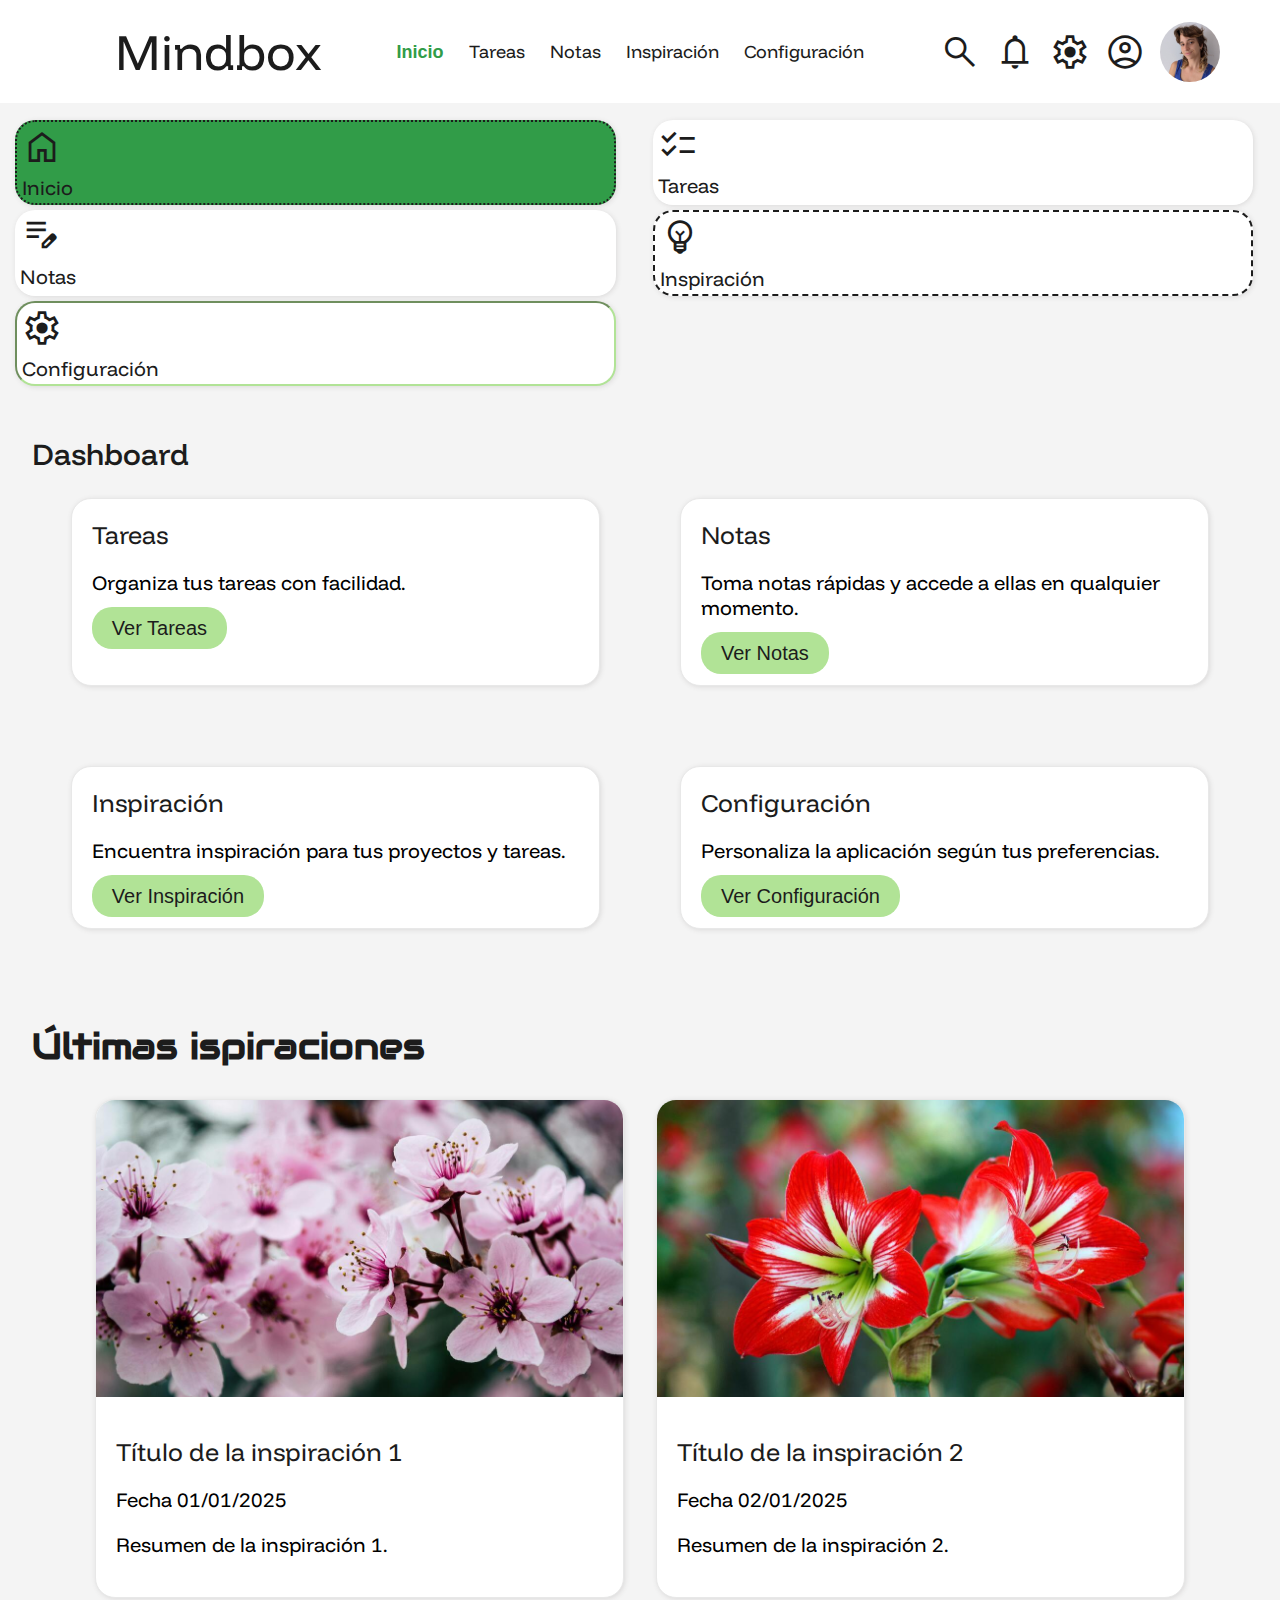
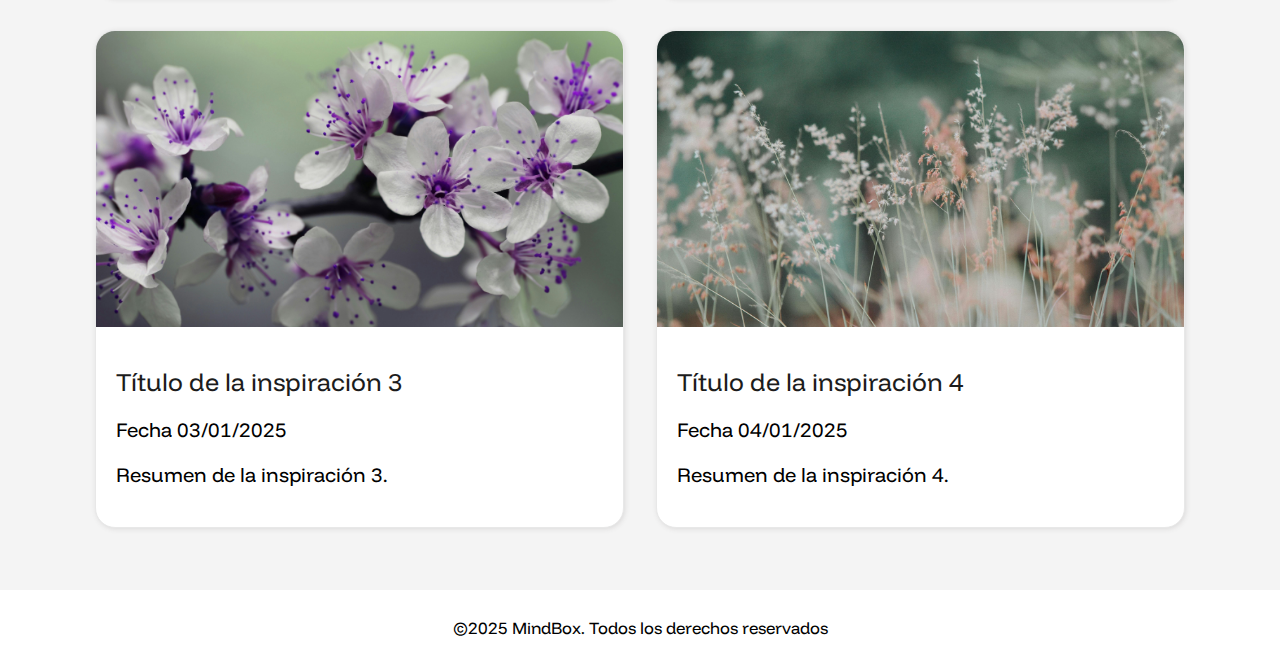
<file: index.html>
<!DOCTYPE html>
<html lang="en">
<head>
    <meta charset="UTF-8">
    <meta name="viewport" content="width=device-width, initial-scale=1.0">
    <title>MindBox</title>

    <!--Link de la tipografia de google fonts-->
    <link rel="stylesheet" href="https://fonts.googleapis.com/css?family=Funnel+Display">
    <!--Link de los iconos de google fonts-->
    <link href="https://fonts.googleapis.com/css2?family=Material+Symbols+Outlined" rel="stylesheet" />
    <link rel="stylesheet" href="css/style.css">
    <link rel="stylesheet" href="css/index.css">
</head>
<body>
    <header class="main-header">
        <!--LOGO-->
        <div class="logo">
            <a title="MindBox" href="index.html" class="mindbox"> Mindbox</a>
           <!--<img src="./img/logo.png" alt="Logo MindBox" id="logo-imatge"></a> --> <!--Link en la imagen para que al seleccionar el logo volvamos a la página de inicio-->
           <!--Logo de la página-->
        </div>

        <!--MENÚ PRINCIPAL-->
        <nav >
            <ul class="main-menu">
                <li><a href="index.html" class="selected">Inicio</a></li>
                <li><a href="tareas.html">Tareas</a></li>
                <li><a href="notas.html">Notas</a></li>
                <li><a href="inspiracion.html">Inspiración</a></li>
                <li><a href="#">Configuración</a></li>
            </ul>
        </nav>

        <div class="user-menu">
            <!--Iconos-->
            <nav class="icon-menu"> 
                <span class="material-symbols-outlined">search</span>
                <span class="material-symbols-outlined">notifications</span>
                <span class="material-symbols-outlined">settings</span>          
                <span class="material-symbols-outlined">account_circle</span>
            </nav>

            <!--Imagen de perfil de usuario-->
            <div class="user-profile-img"> 
                <img src="./img/user-profile.jpeg" alt="Imagen de perfil del usuario" class="profile-image"> 
            </div>
        </div>

    </header>

    <aside> <!--ASIDE, menú lateral-->
        <ul>
            <li id="item">
                <a href="index.html">
                <span class="material-symbols-outlined">home</span>
                Inicio</a>
            </li>
            <li>
                <a href="tareas.html">   
                <span class="material-symbols-outlined">checklist</span>
                Tareas</a>
            </li>
            <li>
                <a href="notas.html">
                <span class="material-symbols-outlined">edit_note</span>
                Notas</a>
            </li>
            <li>
                <a href="inspiracion.html">
                <span class="material-symbols-outlined">emoji_objects</span>
                Inspiración</a>
            </li>
            <li>
                <a href="#">
                <span class="material-symbols-outlined">settings</span>
                Configuración</a>
            </li>
        </ul>
    </aside>

    <main>
        <section class="featured">
            <h2>Dashboard</h2>
            <div class="featured-boxes"> 
                <!--AGRUPACIÓN DE LaS 4 BOXES, 
                ponemos los articulos dentro del div así tenemos las boxes agrupadas y podemos hacer después la oranización de la quadricula, el layout-->
                <article class="panel feature-box">
                    <h3>Tareas</h3>
                    <p>Organiza tus tareas con facilidad.</p>
                    <a href="tareas.html" class="button">Ver Tareas</a>
                    <!-- El link para que funcione el botón es : <a class="button" href="#">Ver Tareas</a> -->
                </article>
                <article class="panel feature-box">
                    <h3>Notas</h3>
                    <p>Toma notas rápidas y accede a ellas en qualquier momento.</p>
                    <a href="notas.html" class="button">Ver Notas</a>
                </article>
                <article class="panel feature-box">
                    <h3>Inspiración</h3>
                    <p>Encuentra inspiración para tus proyectos y tareas.</p>
                    <a href="inspiracion.html"  class="button">Ver Inspiración</a>
                </article>
                <article class="panel feature-box">
                    <h3>Configuración</h3>
                    <p>Personaliza la aplicación según tus preferencias.</p>
                    <a href="#" class="button">Ver Configuración</a>
                </article>
            </div>
        </section>

        <section class="inspiration">
            <h1>Últimas ispiraciones</h1>
            <div class="content-inspo">
                <article class="panel box-inspo">
                    <img src="./img/img.flower1.jpg" alt="Imagen inspiración 1" class="inspo-image">
                    <div class="inspo-text">
                        <h3>Título de la inspiración 1</h3>
                        <div class="date"> Fecha 01/01/2025</div> <!-- Un div para la fecha para poder definir un estilo concretO-->
                        <p>Resumen de la inspiración 1.</p>
                    </div>
                </article>
                <article class="panel box-inspo">
                    <img src="./img/img.flower2.jpg" alt="Imagen inspiración 2" class="inspo-image">
                    <div class="inspo-text">
                        <h3>Título de la inspiración 2</h3>
                        <div class="date"> Fecha 02/01/2025</div> 
                        <p>Resumen de la inspiración 2.</p>
                    </div>
                </article>
                <article class="panel box-inspo">
                    <img src="./img/img.flower3.jpg" alt="Imagen inspiración 3" class="inspo-image">
                    <div class="inspo-text">
                        <h3>Título de la inspiración 3</h3>
                        <div class="date"> Fecha 03/01/2025</div> 
                        <p>Resumen de la inspiración 3.</p>
                    </div>
                </article>
                <article class="panel box-inspo">
                    <img src="./img/img.flower4.jpg" alt="Imagen inspiración 4" class="inspo-image">
                    <div class="inspo-text">
                        <h3>Título de la inspiración 4</h3>
                        <div class="date"> Fecha 04/01/2025</div> 
                        <p>Resumen de la inspiración 4.</p>
                    </div>
                </article>
            </div>
        </section>
    </main>

    <footer>
        <!-- Footer fuera del main porqué se replica en todas las páginas-->
        <small> ©2025 MindBox. Todos los derechos reservados</small>
    </footer>

    <!-- El link a JS va al final porque cuando algo falla, no carga nada de lo que viene después, Si queremos evitar esos problemas lo ponemos al finaly así si hay algun problema no nos impide la visualiación -->
    <script src="https://cdn.jsdelivr.net/npm/bootstrap@5.3.7/dist/js/bootstrap.bundle.min.js" integrity="sha384-ndDqU0Gzau9qJ1lfW4pNLlhNTkCfHzAVBReH9diLvGRem5+R9g2FzA8ZGN954O5Q" crossorigin="anonymous"></script>
</body>
</html>
</file>
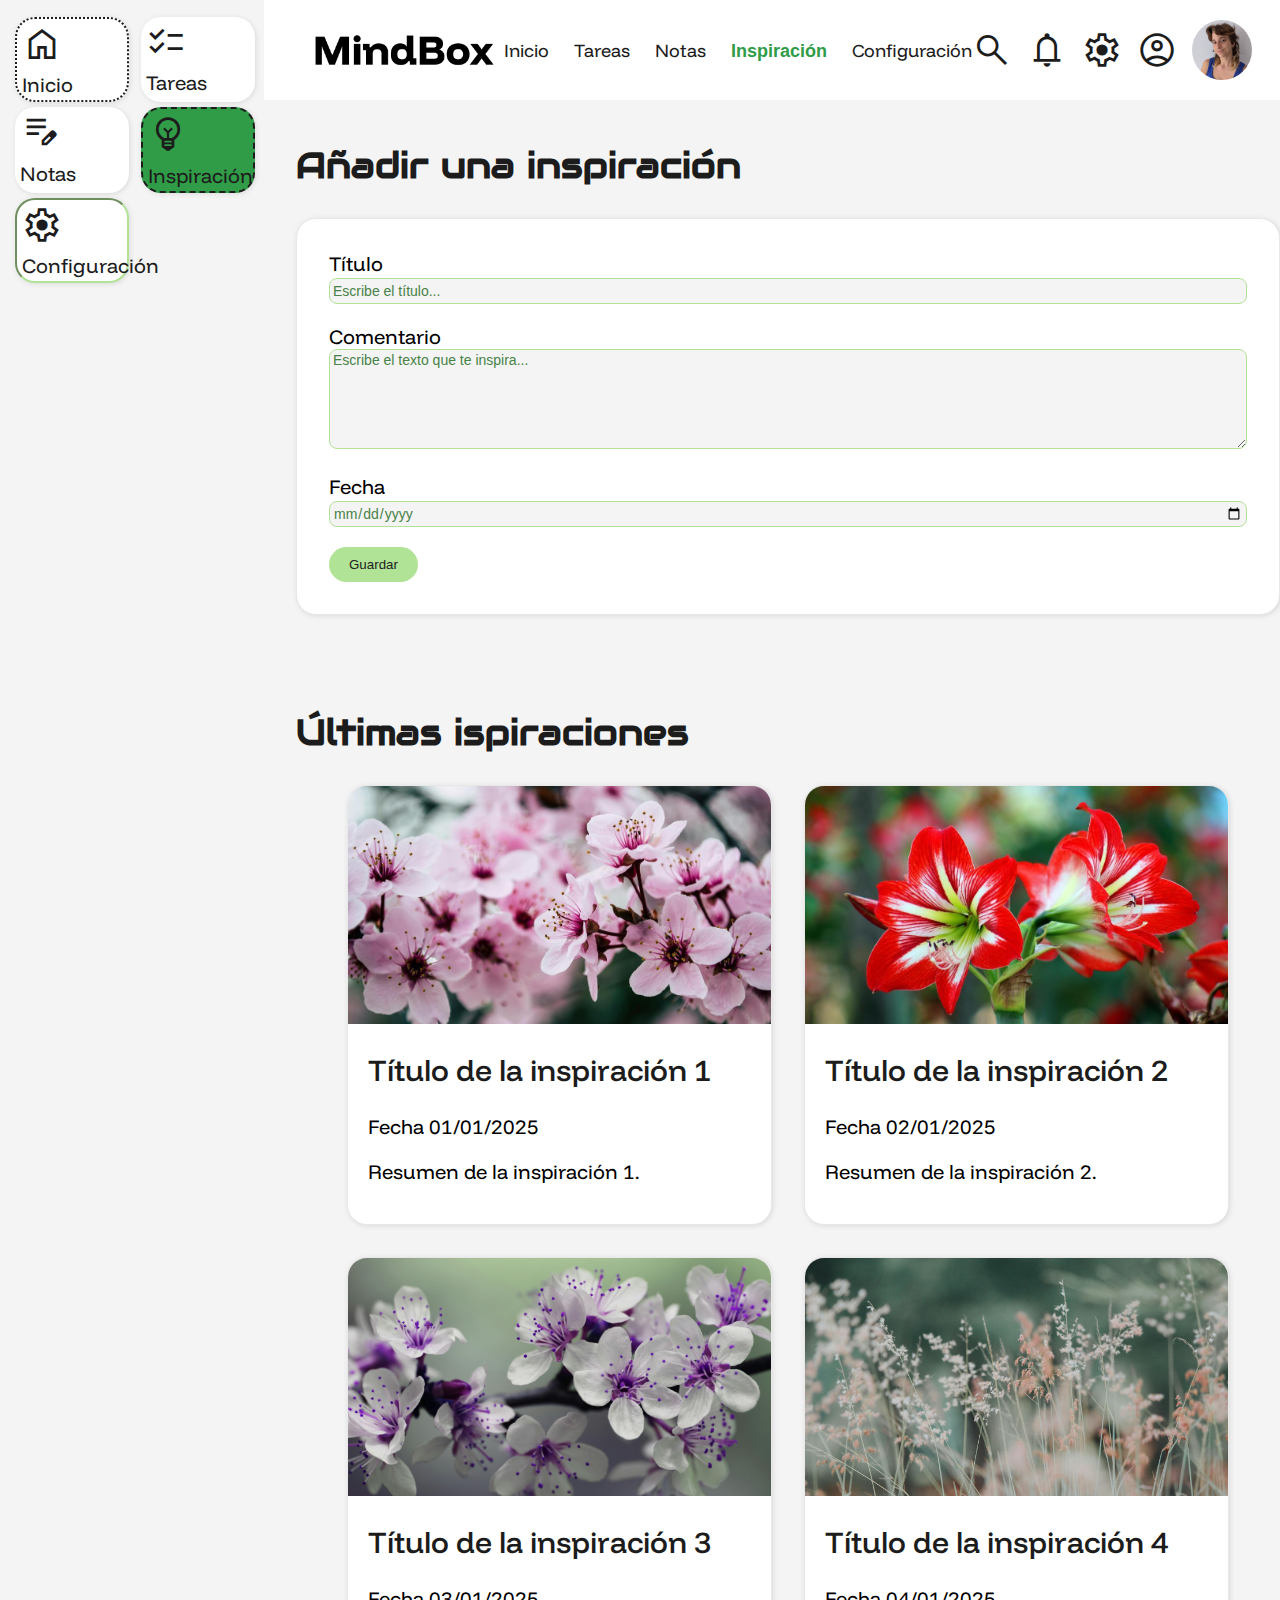
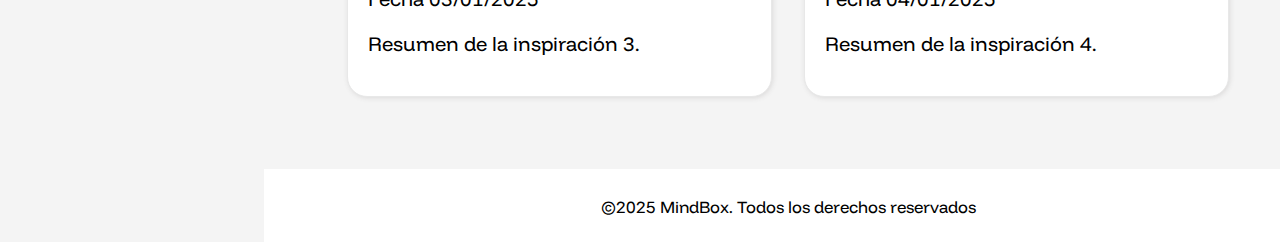
<file: inspiracion.html>
<!DOCTYPE html>
<html lang="en">
<head>
    <meta charset="UTF-8">
    <meta name="viewport" content="width=device-width, initial-scale=1.0">
    <title>MindBox-Inspiración</title>
    
    <!--Link de la tipografia de google fonts-->
    <link rel="stylesheet" href="https://fonts.googleapis.com/css?family=Funnel+Display">
    <!--Link de los iconos de google fonts-->
    <link href="https://fonts.googleapis.com/css2?family=Material+Symbols+Outlined" rel="stylesheet" />

    <link rel="stylesheet" href="css/style.css">
    <link rel="stylesheet" href="css/index.css">
   
</head>
<body class="grid-index">
    <header class="main-header">
        <!--LOGO-->
        <div class="logo">
           <a title="MindBox" href="index.html"><img src="./img/logo.png" alt="Logo MindBox" id="logo-imatge"></a>  <!--Link en la imagen para que al seleccionar el logo volvamos a la página de inicio-->
           <!--Logo de la página-->
        </div>

        <!--MENÚ PRINCIPAL-->
        <nav >
            <ul class="main-menu">
                <li><a href="index.html">Inicio</a></li>
                <li><a href="tareas.html">Tareas</a></li>
                <li><a href="notas.html">Notas</a></li>
                <li><a href="inspiracion.html" class="selected">Inspiración</a></li>
                <li><a href="#">Configuración</a></li>
            </ul>
        </nav>

        <div class="user-menu">
            <!--Iconos-->
            <nav class="icon-menu"> 
                <span class="material-symbols-outlined">search</span>
                <span class="material-symbols-outlined">notifications</span>
                <span class="material-symbols-outlined">settings</span>          
                <span class="material-symbols-outlined">account_circle</span>
            </nav>

            <!--Imagen de perfil de usuario-->
            <div class="user-profile-img"> 
                <img src="./img/user-profile.jpeg" alt="Imagen de perfil del usuario" class="profile-image"> 
            </div>
        </div>
    </header>

    <aside> <!--ASIDE, menú lateral-->
        <ul>
            <li>
                <a href="index.html">
                <span class="material-symbols-outlined">home</span>
                Inicio</a>
            </li>
            <li>
                <a href="tareas.html">   
                <span class="material-symbols-outlined">checklist</span>
                Tareas</a>
            </li>
            <li>
                <a href="notas.html">
                <span class="material-symbols-outlined">edit_note</span>
                Notas</a>
            </li>
            <li id="item">
                <a href="inspiracion.html">
                <span class="material-symbols-outlined">emoji_objects</span>
                Inspiración</a>
            </li>
            <li>
                <a href="#">
                <span class="material-symbols-outlined">settings</span>
                Configuración</a>
            </li>
        </ul>
    </aside>

    <main>
        <section class="inspiration-page">
            <h1>Añadir una inspiración</h1>

            <section class="panel inspo-box">
                <article class="inspo-inputs">
                <label for="title">Título</label>
                <input type="text" name="title" placeholder="Escribe el título..." required class="inspo-form"> 
                </article>
                <article>
                <label for="comment">Comentario</label>
                <textarea name="comment" id="inspo-comment" class="inspo-form" placeholder="Escribe el texto que te inspira..."></textarea> <!--Se usa textarea porque indica escribir más de una línea-->
                </article>
                <article>
                     <label for="date">Fecha</label>
                    <input type="date" name="date" class="inspo-form" class="form-date" required> <!--Campo de fecha-->
                </article>
                <article>
                <button type="submit" class="button">Guardar</button>
                </article>
            </section>
        </section>

         <section class="inspiration"> <!--Supongo que alguna manera habrá de enlazar. este contenido con el de la página index ya que es el mismo y así se actualizarian a la vez-->
            <h1>Últimas ispiraciones</h1>
            <div class="content-inspo">
                <article class="panel box-inspo">
                    <img src="./img/img.flower1.jpg" alt="Imagen inspiración 1" class="inspo-image">
                    <div class="inspo-text">
                        <h2>Título de la inspiración 1</h2>
                        <div class="date"> Fecha 01/01/2025</div> <!-- Un div para la fecha para poder definir un estilo concreto-->
                        <p>Resumen de la inspiración 1.</p>
                    </div>
                </article>
                <article class="panel box-inspo">
                    <img src="./img/img.flower2.jpg" alt="Imagen inspiración 2" class="inspo-image">
                    <div class="inspo-text">
                        <h2>Título de la inspiración 2</h2>
                        <div class="date"> Fecha 02/01/2025</div> 
                        <p>Resumen de la inspiración 2.</p>
                    </div>
                </article>
                <article class="panel box-inspo">
                    <img src="./img/img.flower3.jpg" alt="Imagen inspiración 3" class="inspo-image">
                    <div class="inspo-text">
                        <h2>Título de la inspiración 3</h2>
                        <div class="date"> Fecha 03/01/2025</div> 
                        <p>Resumen de la inspiración 3.</p>
                    </div>
                </article>
                <article class="panel box-inspo">
                    <img src="./img/img.flower4.jpg" alt="Imagen inspiración 4" class="inspo-image">
                    <div class="inspo-text">
                        <h2>Título de la inspiración 4</h2>
                        <div class="date"> Fecha 04/01/2025</div> 
                        <p>Resumen de la inspiración 4.</p>
                    </div>
                </article>
            </div>
        </section>

    </main>

    <footer>
        <!-- Footer fuera del main porqué se replica en todas las páginas-->
        <small> ©2025 MindBox. Todos los derechos reservados</small>
    </footer>

<!-- El link a JS va al final porque cuando algo falla, no carga nada de lo que viene después, Si queremos evitar esos problemas lo ponemos al finaly así si hay algun problema no nos impide la visualiación -->
    <script src="https://cdn.jsdelivr.net/npm/bootstrap@5.3.7/dist/js/bootstrap.bundle.min.js" integrity="sha384-ndDqU0Gzau9qJ1lfW4pNLlhNTkCfHzAVBReH9diLvGRem5+R9g2FzA8ZGN954O5Q" crossorigin="anonymous"></script>
</body>
</html>
</file>
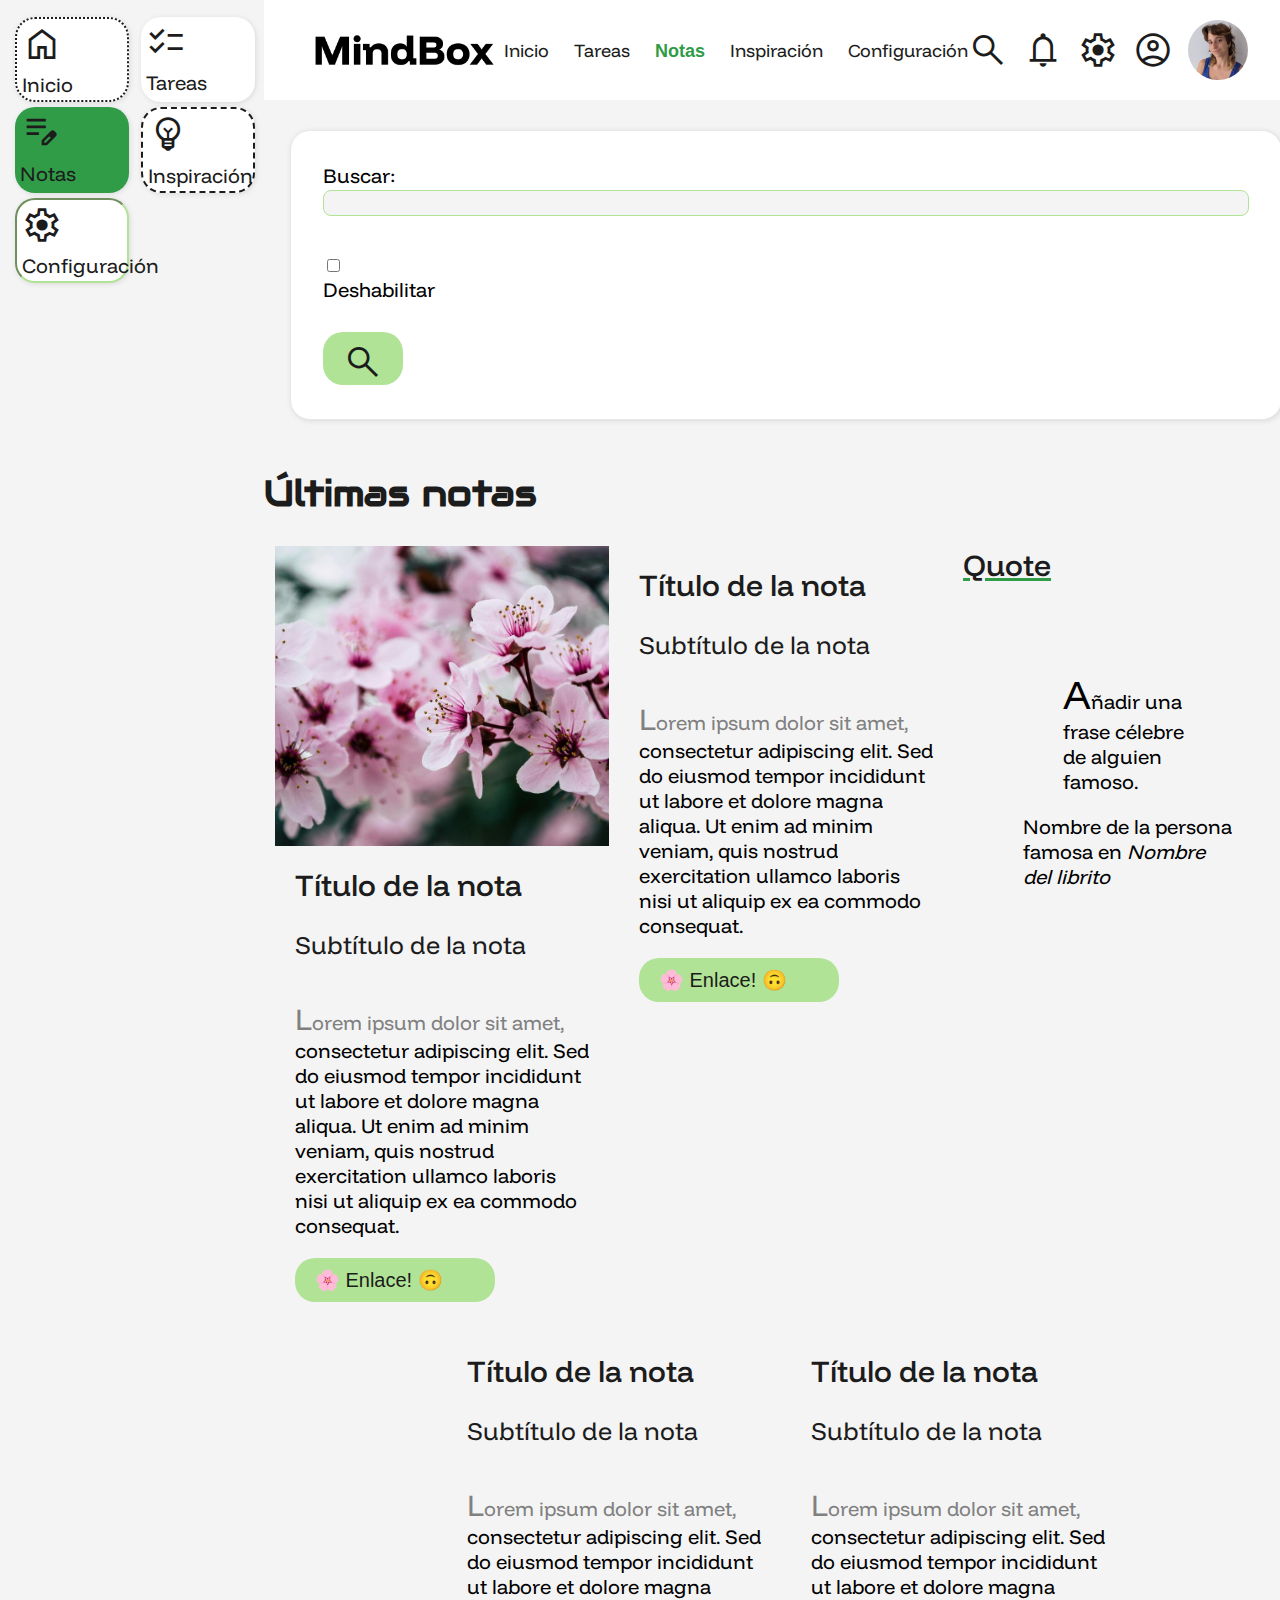
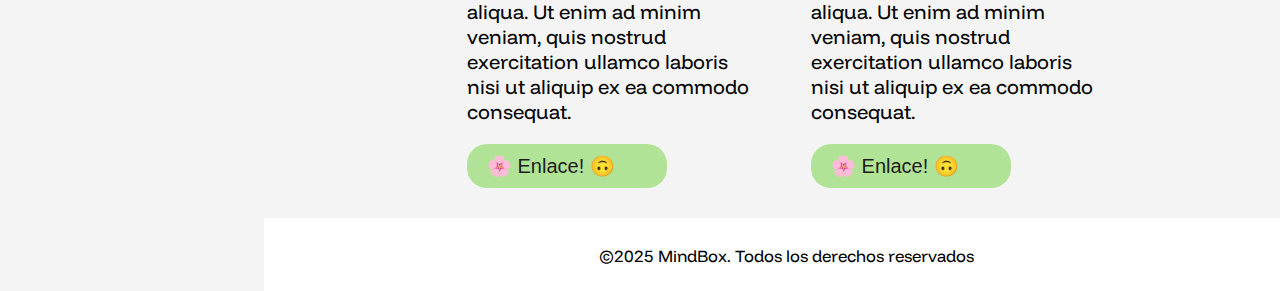
<file: notas.html>
<!DOCTYPE html>
<html lang="en">
<head>
    <meta charset="UTF-8">
    <meta name="viewport" content="width=device-width, initial-scale=1.0">
    <title>Mindbox-Notas</title>
    <!--Bootstrap-->
    <link href="https://cdn.jsdelivr.net/npm/bootstrap@5.3.7/dist/css/bootstrap.min.css" rel="stylesheet" integrity="sha384-LN+7fdVzj6u52u30Kp6M/trliBMCMKTyK833zpbD+pXdCLuTusPj697FH4R/5mcr" crossorigin="anonymous">
     <!--Link de la tipografia de google fonts-->
    <link rel="stylesheet" href="https://fonts.googleapis.com/css?family=Funnel+Display">
    <!--Link de los iconos de google fonts-->
    <link href="https://fonts.googleapis.com/css2?family=Material+Symbols+Outlined" rel="stylesheet" />

    <!--Aqui iria la hoja de estilos propias, siempre van debajo de las librerías, porque si queremos sobreescribir va en orden de lectura-->
    <link rel="stylesheet" href="css/style.css">
    <link rel="stylesheet" href="css/index.css">

</head>
<body class="grid-index">
    <header class="main-header">
        <!--LOGO-->
        <div class="logo">
            <a title="MindBox" href="index.html"><img src="./img/logo.png" alt="Logo MindBox" id="logo-imatge"></a>  <!--Link en la imagen para que al seleccionar el logo volvamos a la página de inicio-->
           <!--Logo de la página-->
        </div>

        <!--MENÚ PRINCIPAL-->
        <nav >
            <ul class="main-menu">
                <li><a href="index.html" >Inicio</a></li>
                <li><a href="tareas.html">Tareas</a></li>
                <li><a href="notas.html" class="selected">Notas</a></li>
                <li><a href="inspiracion.html">Inspiración</a></li>
                <li><a href="#">Configuración</a></li>
            </ul>
        </nav>

        <div class="user-menu">
            <!--Iconos-->
            <nav class="icon-menu"> 
                <span class="material-symbols-outlined">search</span>
                <span class="material-symbols-outlined">notifications</span>
                <span class="material-symbols-outlined">settings</span>          
                <span class="material-symbols-outlined">account_circle</span>
            </nav>

            <!--Imagen de perfil de usuario-->
            <div class="user-profile-img"> 
                <img src="./img/user-profile.jpeg" alt="Imagen de perfil del usuario" class="profile-image"> 
            </div>
        </div>

    </header>

    <aside> <!--ASIDE, menú lateral-->
        <ul>
            <li>
                <a href="index.html">
                <span class="material-symbols-outlined">home</span>
                Inicio</a>
            </li>
            <li>
                <a href="tareas.html">   
                <span class="material-symbols-outlined">checklist</span>
                Tareas</a>
            </li>
            <li id="item">
                <a href="notas.html">
                <span class="material-symbols-outlined">edit_note</span>
                Notas</a>
            </li>
            <li>
                <a href="inspiracion.html">
                <span class="material-symbols-outlined">emoji_objects</span>
                Inspiración</a>
            </li>
            <li>
                <a href="#">
                <span class="material-symbols-outlined">settings</span>
                Configuración</a>
            </li>
        </ul>
    </aside>

    <main class="container-fluid"> <!--Se añade el fluid para que el container ocupe el 100% del ancho-->
      <section class="row" > <!--Ejemplo de bootstrap sacado del código de Candela, no he podido encontrarlo-->
            <div class="div-search-form"> <!--class="col col-sm-3 col-md-8 col-lg-11"-->
                <form class="panel search-form">
                    <div class="row">
                            <div class="col-md-4">
                                <label for="textInput" class="form-label" >Buscar:</label>
                                <input type="text" id="textInput" placeholder="" />
                            </div>
                            <div class="col-md-1">
                                <input class="form-check-input" type="checkbox" id="fieldsetCheck"/>
                            </div>
                            <div class="col-md-3">
                                <label class="form-check-label" for="fieldsetCheck">
                                    Deshabilitar
                                </label>
                            </div>
                            <div class="col-md-4">
                                <button type="button" class="btn btn-primary search-button">
                                    <span class="material-symbols-outlined search">search</span>
                                </button>
                            </div>
                    </div>
                </form>
            </div>    
      </section>

       <section class="notas-container-titol"> <!-- Class de bootstrap eliminada para aplicar media queries class="row my-4"-->
            <h1>Últimas notas</h1>
            <section class="notas-container">
                <article class="notas">  <!--Se añade el margin con el Bootstrap m=margin 1 = 0.25 rem// datos mirados en la web, he cambiado el margin por el padding para asegurarme que los elementos me quedaban alineados entre ellos--> 
                <!-- Para hacerlo responsive, después de col poner la medida de columnas que tienen que ocupar, per exemple col-md-12 = columna-mediana-12 colmnas ...-->
                <!-- Class de bootstrap eliminada para aplicar media queries class="p-1 col col-sm-4 col-md-5 col-lg-8" -->
                    <div class="card" style="width: 100%;"> <!--Ejemplo de card sacado de Bootstrap-->
                        <img src="./img/img.flower1.jpg" class="card-img-top" alt="Imagen de notas">
                        <div class="card-body">
                            <h2>Título de la nota</h2>
                            <h3>Subtítulo de la nota</h3>
                            <p class="card-text">Lorem ipsum dolor sit amet, consectetur adipiscing elit. Sed do eiusmod tempor incididunt ut labore et dolore magna aliqua. Ut enim ad minim veniam, quis nostrud exercitation ullamco laboris nisi ut aliquip ex ea commodo consequat.</p>
                            <a href="./notas2.html" class="btn btn-primary card-link">Enlace</a> <!--Ejemplo a un link que no existe para que pareza no visitado-->
                        </div>
                    </div>    
                </article>
                <article class="notas">
                <!-- Class de bootstrap eliminada para aplicar media queries class="p-1 col col-md-3 col-lg-3" -->
                    <div class="card card-body">
                        <h2>Título de la nota</h2>
                        <h3>Subtítulo de la nota</h3>
                        <p class="card-text">Lorem ipsum dolor sit amet, consectetur adipiscing elit. Sed do eiusmod tempor incididunt ut labore et dolore magna aliqua. Ut enim ad minim veniam, quis nostrud exercitation ullamco laboris nisi ut aliquip ex ea commodo consequat.</p>
                        <a href="javascript:void(0)" class="btn btn-primary card-link">Enlace</a>
                    </div>
                </article>
                <!-- Class de bootstrap eliminada para aplicar media queries class="row"-->
                <article class="notas">
                <!-- Class de bootstrap eliminada para aplicar media queries class="p-1 col col-sm-12 col-md-5 col-lg-3" -->
                    <div class="card card-quote h-100"> <!--Ejemplo de quote sacado de Bootstrap, se añade h-100 para ajustar la altura al 100% del contenedor-->
                        <div class="card-header">
                            <h2>Quote</h2>
                        </div>
                        <div class="card-body">
                            <figure>
                            <blockquote class="blockquote">
                                <p class="card-text-quote">Añadir una frase célebre de alguien famoso.</p>
                            </blockquote>
                            <figcaption class="blockquote-footer">
                                Nombre de la persona famosa en <cite title="Source Title">Nombre del librito</cite>
                            </figcaption>
                            </figure>
                        </div>
                    </div>
                </article>
                <article class="notas">
                <!-- Class de bootstrap eliminada para aplicar media queries class="p-1 col col-sm-12 col-md-5 col-lg-3" -->
                    <div class="card h-100 card-body">
                        <h2>Título de la nota</h2>
                        <h3>Subtítulo de la nota</h3>
                        <p class="card-text">Lorem ipsum dolor sit amet, consectetur adipiscing elit. Sed do eiusmod tempor incididunt ut labore et dolore magna aliqua. Ut enim ad minim veniam, quis nostrud exercitation ullamco laboris nisi ut aliquip ex ea commodo consequat.</p>
                        <a href="#" class="btn btn-primary card-link">Enlace</a>
                    </div>    
                </article>
                <article class="notas">
                <!-- Class de bootstrap eliminada para aplicar media queries class="p-1 col col-sm-12 col-md-5 col-lg-5" -->
                    <div class="card h-100 card-body" >
                        <h2>Título de la nota</h2>
                        <h3>Subtítulo de la nota</h3>
                        <p class="card-text">Lorem ipsum dolor sit amet, consectetur adipiscing elit. Sed do eiusmod tempor incididunt ut labore et dolore magna aliqua. Ut enim ad minim veniam, quis nostrud exercitation ullamco laboris nisi ut aliquip ex ea commodo consequat.</p>
                        <a href="#" class="btn btn-primary card-link">Enlace</a>
                    </div>
                </article>
            </section>
        </section>
    </main>

    <footer>
        <!-- Footer fuera del main porqué se replica en todas las páginas-->
        <small> ©2025 MindBox. Todos los derechos reservados</small>
    </footer>


    <!-- El link a JS va al final porque cuando algo falla, no carga nada de lo que viene después, Si queremos evitar esos problemas lo ponemos al finaly así si hay algun problema no nos impide la visualiación -->
    <script src="https://cdn.jsdelivr.net/npm/bootstrap@5.3.7/dist/js/bootstrap.bundle.min.js" integrity="sha384-ndDqU0Gzau9qJ1lfW4pNLlhNTkCfHzAVBReH9diLvGRem5+R9g2FzA8ZGN954O5Q" crossorigin="anonymous"></script>
</body>
</html>
</file>
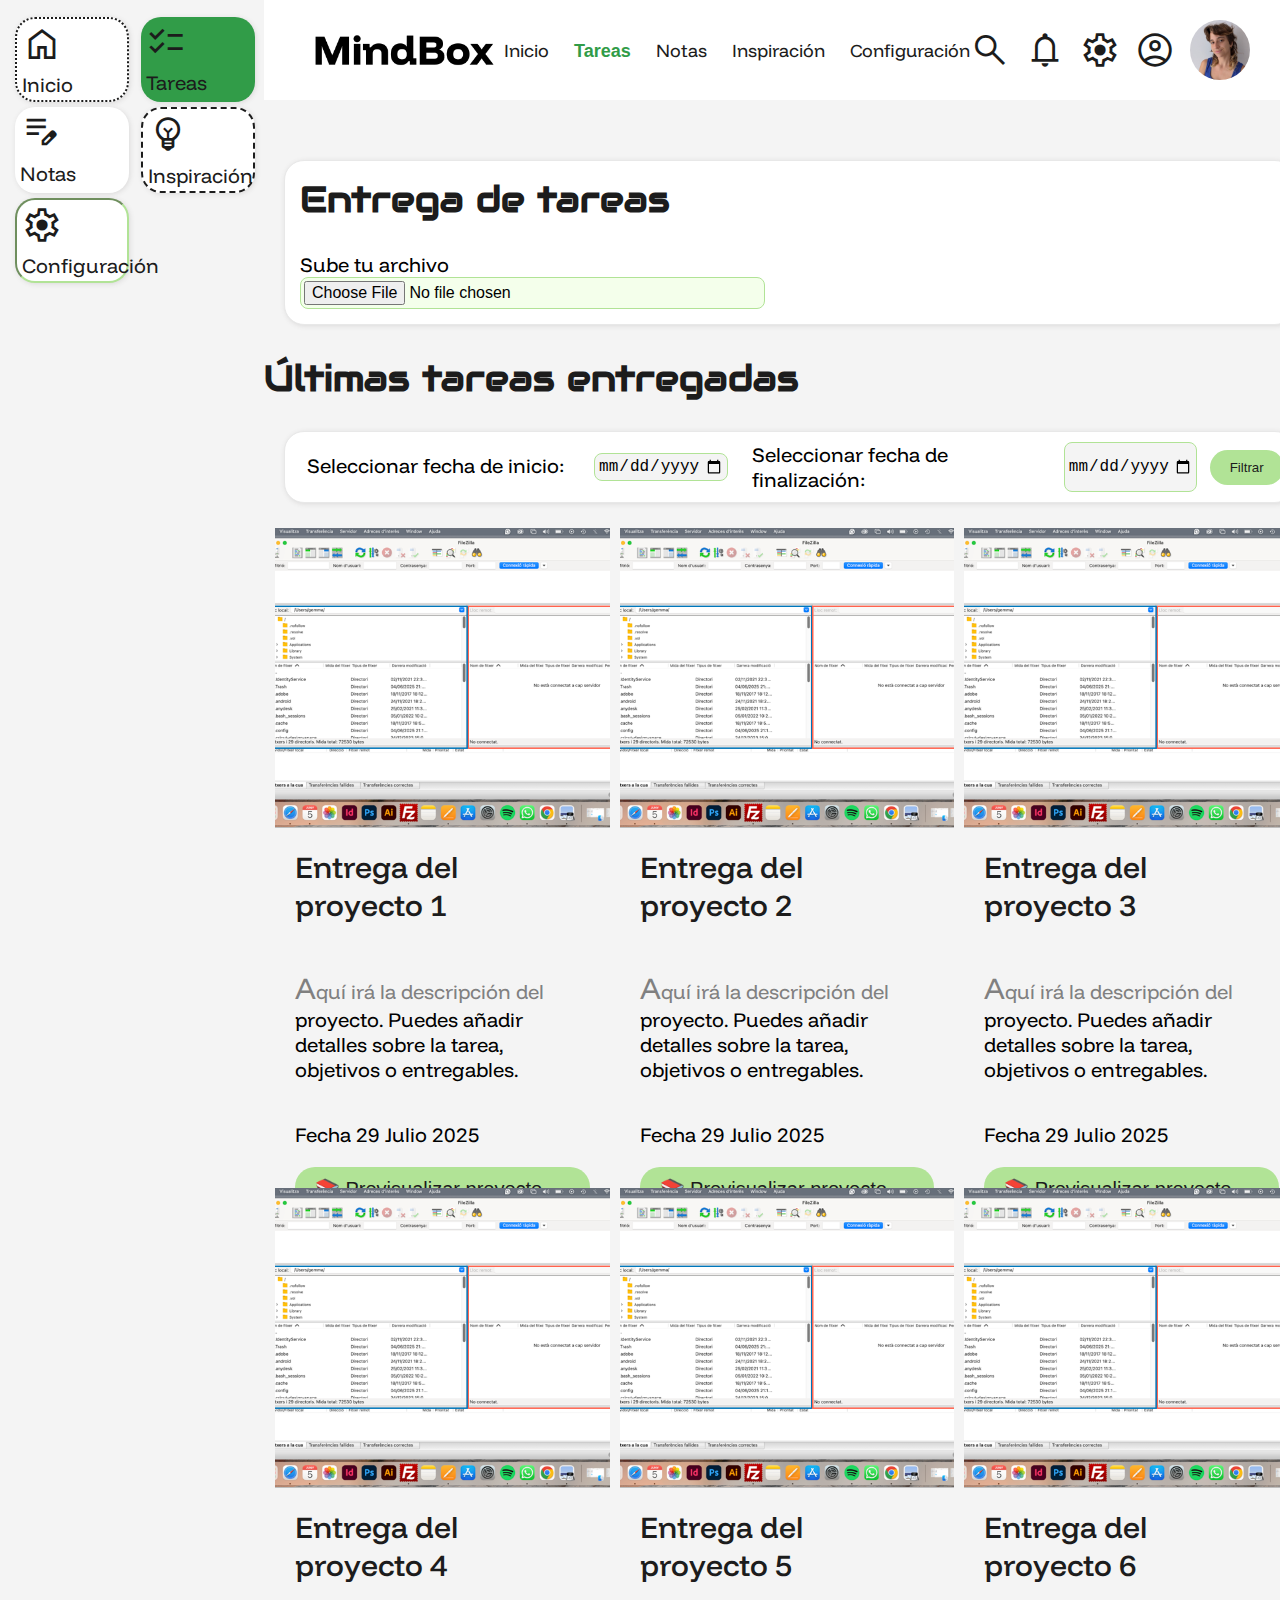
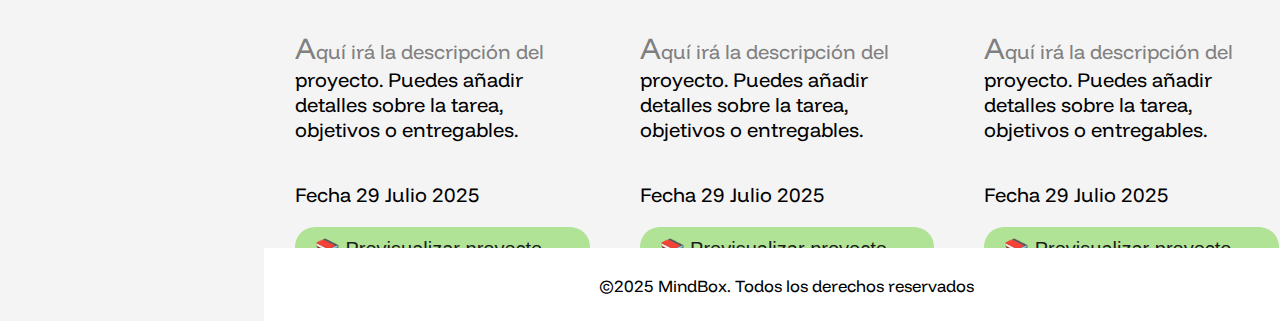
<file: tareas.html>
<!DOCTYPE html>
<html lang="en">
<head>
    <meta charset="UTF-8">
    <meta name="viewport" content="width=device-width, initial-scale=1.0">
    <title>Mindbox-Tareas</title>
    <!--Bootstrap-->
    <link href="https://cdn.jsdelivr.net/npm/bootstrap@5.3.7/dist/css/bootstrap.min.css" rel="stylesheet" integrity="sha384-LN+7fdVzj6u52u30Kp6M/trliBMCMKTyK833zpbD+pXdCLuTusPj697FH4R/5mcr" crossorigin="anonymous">
     <!--Link de la tipografia de google fonts-->
    <link rel="stylesheet" href="https://fonts.googleapis.com/css?family=Funnel+Display">
    <!--Link de los iconos de google fonts-->
    <link href="https://fonts.googleapis.com/css2?family=Material+Symbols+Outlined" rel="stylesheet" />

    <!--Aqui iria la hoja de estilos propias, siempre van debajo de las librerías, porque si queremos sobreescribir va en orden de lectura-->
    <link rel="stylesheet" href="css/style.css">
    <link rel="stylesheet" href="css/index.css">

</head>
<body class="grid-index">
    <header class="main-header">
        <!--LOGO-->
        <div class="logo">
            <a title="MindBox" href="index.html"><img src="./img/logo.png" alt="Logo MindBox" id="logo-imatge"></a>  <!--Link en la imagen para que al seleccionar el logo volvamos a la página de inicio-->
           <!--Logo de la página-->
        </div>

        <!--MENÚ PRINCIPAL-->
        <nav >
            <ul class="main-menu">
                <li><a href="index.html" >Inicio</a></li>
                <li><a href="tareas.html" class="selected">Tareas</a></li>
                <li><a href="notas.html" >Notas</a></li>
                <li><a href="inspiracion.html">Inspiración</a></li>
                <li><a href="#">Configuración</a></li>
            </ul>
        </nav>

        <div class="user-menu"> <!--Display flex para el menú superior en todas las páginas-->
            <!--Iconos-->
            <nav class="icon-menu"> 
                <span class="material-symbols-outlined">search</span>
                <span class="material-symbols-outlined">notifications</span>
                <span class="material-symbols-outlined">settings</span>          
                <span class="material-symbols-outlined">account_circle</span>
            </nav>

            <!--Imagen de perfil de usuario-->
            <div class="user-profile-img"> 
                <img src="./img/user-profile.jpeg" alt="Imagen de perfil del usuario" class="profile-image"> 
            </div>
        </div>

    </header>

    <aside> <!--ASIDE, menú lateral-->
        <ul>
            <li>
                <a href="index.html">
                <span class="material-symbols-outlined">home</span>
                Inicio</a>
            </li>
            <li id="item">
                <a href="tareas.html">   
                <span class="material-symbols-outlined">checklist</span>
                Tareas</a>
            </li>
            <li>
                <a href="notas.html">
                <span class="material-symbols-outlined">edit_note</span>
                Notas</a>
            </li>
            <li>
                <a href="inspiracion.html">
                <span class="material-symbols-outlined">emoji_objects</span>
                Inspiración</a>
            </li>
            <li>
                <a href="#">
                <span class="material-symbols-outlined">settings</span>
                Configuración</a>
            </li>
        </ul>
    </aside>
    
    <main class="container-fluid container-task-form"> <!--Container-fluid para que ocupe todo el ancho de pantalla disponible-->
        <!--Ejemplo de Bootstrap para un input file-->
        <section class="row panel task-form" > 
            <div class="col col-lg-7 mb-3"> <!--mb-4 para definir el margen inferior-->
                <h1>Entrega de tareas</h1>
                <label for="formFile" class="form-label">Sube tu archivo</label>
                <input class="form-control" type="file" id="formFile">
            </div>
        </section>
        
        <section class="last-tasks">
            <h1>Últimas tareas entregadas</h1>

            <form class="panel task-form" id="dateTask"> <!--Filtro fake de fechas para buscar tareas-->
                <div class="form-dates">
                    <label for="startDate" class="date-selection-text">Seleccionar fecha de inicio:</label>
                    <input type="date" class="inspo-form" id="startDate" name="startDate">
                </div>

                <div class="form-dates">
                    <label for="endDate" class="date-selection-text">Seleccionar fecha de finalización:</label>
                    <input type="date" class="inspo-form" id="endDate" name="endDate">
                </div>
                
                <button type="submit" class="filtrar-button">Filtrar</button>
            </form>

            <div class="grid-container-tasks"> <!--Uso de Grids para ordenar las tareas ya entregadas-->
                <article class="uploaded-task-1 uploaded-task">
                    <!--Cards de Bootstrap para simbolizar las tareas ya cargadas -->
                    <div class="card task-card">
                        <img src="./img/task-example.png" class="card-img-top card-img-task" alt="Previsualización de la tarea">
                        <div class="card-body">
                            <h2 class="card-title">Entrega del proyecto 1</h2>
                            <p class="card-text"> Aquí irá la descripción del proyecto. Puedes añadir detalles sobre la tarea, objetivos o entregables.</p>
                            <p>Fecha 29 Julio 2025</p>
                            <a href="./tareas/conexion_servidor_subida_archivos.pdf" target="_blank" class="btn btn-primary btn-task">Previsualizar proyecto</a> <!--Añado el target blank para que abra el pdf del proyecto en otra pestaña nueva-->
                        </div>
                    </div>
                </article>
                <article class="uploaded-task-2 uploaded-task">
                    <!--Cards de Bootstrap para simbolizar las tareas ya cargadas -->
                    <div class="card task-card">
                        <img src="./img/task-example.png" class="card-img-top card-img-task" alt="Previsualización de la tarea">
                        <div class="card-body">
                            <h2 class="card-title">Entrega del proyecto 2</h2>
                            <p class="card-text"> Aquí irá la descripción del proyecto. Puedes añadir detalles sobre la tarea, objetivos o entregables.</p>
                            <p>Fecha 29 Julio 2025</p>
                            <a href="./tareas/conexion_servidor_subida_archivos.pdf" target="_blank" class="btn btn-primary btn-task">Previsualizar proyecto</a> <!--Añado el target blank para que abra el pdf del proyecto en otra pestaña nueva-->
                        </div>
                    </div>
                </article>
                <article class="uploaded-task-3 uploaded-task">
                    <!--Cards de Bootstrap para simbolizar las tareas ya cargadas -->
                    <div class="card task-card">
                        <img src="./img/task-example.png" class="card-img-top card-img-task" alt="Previsualización de la tarea">
                        <div class="card-body">
                            <h2 class="card-title">Entrega del proyecto 3</h2>
                            <p class="card-text"> Aquí irá la descripción del proyecto. Puedes añadir detalles sobre la tarea, objetivos o entregables.</p>
                            <p>Fecha 29 Julio 2025</p>
                            <a href="./tareas/conexion_servidor_subida_archivos.pdf" target="_blank" class="btn btn-primary btn-task">Previsualizar proyecto</a> <!--Añado el target blank para que abra el pdf del proyecto en otra pestaña nueva-->
                        </div>
                    </div>
                </article>
                <article class="uploaded-task-4 uploaded-task">
                    <!--Cards de Bootstrap para simbolizar las tareas ya cargadas -->
                    <div class="card task-card">
                        <img src="./img/task-example.png" class="card-img-top card-img-task" alt="Previsualización de la tarea">
                        <div class="card-body">
                            <h2 class="card-title">Entrega del proyecto 4</h2>
                            <p class="card-text"> Aquí irá la descripción del proyecto. Puedes añadir detalles sobre la tarea, objetivos o entregables.</p>
                            <p>Fecha 29 Julio 2025</p>
                            <a href="./tareas/conexion_servidor_subida_archivos.pdf" target="_blank" class="btn btn-primary btn-task">Previsualizar proyecto</a> <!--Añado el target blank para que abra el pdf del proyecto en otra pestaña nueva-->
                        </div>
                    </div>
                </article>
                <article class="uploaded-task-5 uploaded-task">
                    <!--Cards de Bootstrap para simbolizar las tareas ya cargadas -->
                    <div class="card task-card">
                        <img src="./img/task-example.png" class="card-img-top card-img-task" alt="Previsualización de la tarea">
                        <div class="card-body">
                            <h2 class="card-title">Entrega del proyecto 5</h2>
                            <p class="card-text"> Aquí irá la descripción del proyecto. Puedes añadir detalles sobre la tarea, objetivos o entregables.</p>
                            <p>Fecha 29 Julio 2025</p>
                            <a href="./tareas/conexion_servidor_subida_archivos.pdf" target="_blank" class="btn btn-primary btn-task">Previsualizar proyecto</a> <!--Añado el target blank para que abra el pdf del proyecto en otra pestaña nueva-->
                        </div>
                    </div>
                </article>
                <article class="uploaded-task-6 uploaded-task">
                    <!--Cards de Bootstrap para simbolizar las tareas ya cargadas -->
                    <div class="card task-card">
                        <img src="./img/task-example.png" class="card-img-top card-img-task" alt="Previsualización de la tarea">
                        <div class="card-body">
                            <h2 class="card-title">Entrega del proyecto 6</h2>
                            <p class="card-text"> Aquí irá la descripción del proyecto. Puedes añadir detalles sobre la tarea, objetivos o entregables.</p>
                            <p>Fecha 29 Julio 2025</p>
                            <a href="./tareas/conexion_servidor_subida_archivos.pdf" target="_blank" class="btn btn-primary btn-task">Previsualizar proyecto</a> <!--Añado el target blank para que abra el pdf del proyecto en otra pestaña nueva-->
                        </div>
                    </div>
                </article>
            </div>
        </section>
    </main>
    <footer>
            <!-- Footer fuera del main porqué se replica en todas las páginas-->
            <small> ©2025 MindBox. Todos los derechos reservados</small>
    </footer>


    <!-- El link a JS va al final porque cuando algo falla, no carga nada de lo que viene después, Si queremos evitar esos problemas lo ponemos al finaly así si hay algun problema no nos impide la visualiación -->
    <script src="https://cdn.jsdelivr.net/npm/bootstrap@5.3.7/dist/js/bootstrap.bundle.min.js" integrity="sha384-ndDqU0Gzau9qJ1lfW4pNLlhNTkCfHzAVBReH9diLvGRem5+R9g2FzA8ZGN954O5Q" crossorigin="anonymous"></script>
</body>
</html>
</file>
<file: css/style.css>
/* ESTILOS GENÉRICOS */

:root{
    --main-bg-color:white;
    --second-bg-color:rgb(244 244 244);
    --main-color:#1c1c1c;
    --secondary-color:rgb(177 227 150);
    --highlight-color: rgb(49 156 72);
    --shadow-color:rgb(219 218 218);
    --border-radius-small:8px;
    --border-radius-medium:20px;
    --padding-none:0px;
    --padding-xxs:3px;
    --padding-s:10px;
    --padding-m:20px;
    --padding-l:24px;
    --padding-xxl:32px;
    --gap-xxs:8px;
    --gap-xs:10px;
    --gap-s:12px;
    --gap-m:15px;
    --gap-l:20px;
    --gap-xl:25px;
    --gap-xxl:80px;
}

*{
    box-sizing: border-box;
}

html{
    box-sizing: border-box;
    font-size: 20px;
}

/* CARGAR TIPOGRAFIA PROPIA */

@font-face {
    font-family: "Audiowide"; /* obligatorio */
    src: url("../fonts/Audiowide-Regular.ttf"); /* obligatorio */
    font-weight: normal;
    font-style: normal;
}

img{ /* Así totas las imagenes son responsive, suele ser un CSS básico en las webs, luego ya se entra en detalles más específicos */
    width:100%;
    height: auto;
    display:block; /* así tienes todo unido y puedes definir al 100% los pixeles de separación com el margin-bottom, sinó te deja unos pixeles de margen que no controlas */
}

body{
    font-family: "Funnel Display", sans-serif; /* Tipografia de google fonts */
    margin:0;
    padding:var(--padding-none);
    background-color: var(--second-bg-color); /* Color de fondo general aquí para mantener header y footer con fondo blanco */
}

h1,h2,h3{
    color: var(--main-color);
}

h1{
    font-family: "Audiowide";
    font-size: clamp(1.5rem, 5vw, 1.8rem); /* Tamaño de letra responsive, tamaño mínimo: 3rem; tamaño ideal 5% del ancho de la ventana; tamaño máximo: 3.5rem */
    font-weight: 600; /* Queda definido pero la tipografia que uso no es variable */
    margin: 0 0 30px 0;
}

h2{
    font-size: clamp(1.25rem, 5vw, 1.5rem);
    font-weight: 500;
    margin: 0 0 25px;
}

h3{
    font-size: clamp(1rem, 5vw, 1.25rem);
    font-weight: 400;
    margin: 0 0 20px 0;
}

p{
    font-size: clamp(0.75rem, 5vw, 1rem);
}


a{
    color: var(--main-color); /* links de color negro */
    text-decoration: none;
}

a:hover{
    text-decoration: underline; /* se subratlla el link cuando pasas por encima con el mouse */
    color:var(--secondary-color);
}

a.selected{
    color: var(--highlight-color); /* poner una class=selected entonces te queda marcado el nav de arriba en que página estás */
    font-family: helvetica, sans-serif;
    font-weight:600;
}

footer{
    background-color: white; /* color de fondo del footer */
    padding: var(--padding-l); /* espacio superior y inferior del footer */
    text-align: center;

}

button, .button, .btn{ /* links anidados dentro de la classe features, btn llama al button de bootstrap */
    font-family:Helvetica, sans-serif;
    background-color: var(--secondary-color); /* color de los botones */
    border-radius: 20px; /* redondeo de las esquinas de los botones */
    padding: 10px 20px;
    font-weight: 200;
    border:none;
    color: var(--main-color);
}

.button:visited, .button:visited, .btn:visited, .btn-primary:visited{ /* Enlace visitado, hay links falsos para que algunos enlaces parezcan no visitados */
    background-color: rgb(225 225 225);
    color: var(--highlight-color);
}

button:active, .button:active, .btn:active{
    color:white;
    background-color: var(--highlight-color) !important; /* Se añade !important porque es la única manera que he encontrado para sobreescrivir el bootstrap */
}


/* LOGO */

#logo-imatge{ /* ponemos # porqué es un ID y no una class, al ser más especifico que .img aplica este estilo al logo */
    width:200px;
}

/* USER PROFILE */

/* Cambios aplicados en en alxivo index.scss */

/* HEADER */

header{
    display:flex;
    align-items: center;
    justify-content: space-between;
    padding: 20px 40px;
    background-color: var(--main-bg-color);
    font-size:0.9rem;

    .logo{
        flex: 1;
    }

    .main-menu{
        display:flex;
        margin:0;
        padding: var(--padding-none);
        list-style:none;  /* elimina los puntos de la lista */
        flex: 3;
        gap:var(--gap-xl);
        
    }

    .user-menu{
        display:flex;
        align-items: center;
        flex: 1;
        justify-content:flex-end;
        margin-right: 20px;
        gap:var(--gap-m);

        span{
           cursor:pointer; 
        }
    }

    .icon-menu{
        display:flex;
        gap:var(--gap-m);
        color: var(--main-color);
    }

}

/* ESTILOS PARA DASHBOARD */

.featured{ /* Delante del punto podemos poner 'section' que es el tag */
    padding:var(--padding-xxl);
    margin-bottom: 30px; 
}

.featured-boxes{
    display: flex;
    flex-wrap:wrap; /* permite que los elementos se pongan en más de una fila */
    gap: var(--gap-xxl);
    align-items: stretch;
    justify-content: center;
    margin: auto 20px;

}

/* ESTILOS PARA INSPIRACIONES */

.inspiration{ /* Delante del punto podemos poner 'section' que es el tag */
    padding: var(--padding-xxl);
    margin-bottom: 30px; 
}

.content-inspo{
    display: flex;
    flex-wrap:wrap; /* permite que los elementos se pongan en más de una fila */
    gap: var(--padding-xxl);
    align-items: center;
    justify-content: center;
    margin: auto 20px;
}

/*.box-inspo,*/ .task-form{
    flex: 1 1 calc(50% - 45px); /* Definir que hay dos elementos por linea, dentro del calc tiene que haber un espacio antes y uno después del - */
    overflow: hidden; /* Esconde la parte que sobra de la imagen como las esquinas */
}

.inspo-image{
   height: 50%;
   max-height: 450px ;
   aspect-ratio: 16/9;
   width: 100%;
   object-fit: cover; /* La imagen no se defomra y rellena todo el espacio definido */
   display: block;

}

.inspo-text{
    display: flex; /* flex para poder repartir los elementos de la box en toda la altura */
    flex-direction: column;
    justify-content: flex-end;
    padding: var(--padding-m);
    min-height: 200px; /* Altura definida para poder dejar el texto centrado en altura */
}

/* INSPIRACIÓN */

.inspiration-page{
    padding:var(--padding-xxl); /* para que no este tocando con los laterales */
    margin-bottom: 30px;  /* para que hay más espacio con la sección inferior */
}

.inspo-box, .search-form, .form-date{
    padding: var(--padding-xxl);
    display: flex; /* flex para poder repartir los elementos de la box en toda la altura */
    flex-direction: column;
    height: auto;
    width: 100%;
    gap: var(--gap-l);
    
    label{ /* Titulos de las casillas */
        margin: 0; /* Para quitar el margen predefinido en el parrafo */
    } 

    fieldset{
        border: none; /* Quitar el borde del grupo */
    }

    input::placeholder, textarea::placeholder, input[type="date"]{
        /* para modificar la fuente del placeholder */
        font-family: Helvetica, sans-serif;
        font-weight: 300;
        color: rgb(71 130 71);
        opacity: 1;
        font-size: 0.7rem;
    }

    input:focus, textarea:focus{ /* para que al seleccionar para escribir el formulario se resalte el borde */
        border: 1.5px var(--main-color) solid;
        outline: none;
    }


    #inspo-comment{
        height: 100px;
        line-height: 1.5px;
        padding-top: var(--padding-s);
    }

    .form-date{
        width: 50px;
        
    }   
}

.inspo-form, #textInput, .form-control{ /* casillas dle formulario */
    width: 100%;
    font-size: 0.8rem;
    padding: var(--padding-xxs);
    border-radius: var(--border-radius-small);
    border: 1px  var(--secondary-color) solid;
    background-color: var(--second-bg-color); 
}

/* ASIDE GRID */

header{
    grid-area: encabezado;
}

main{
    grid-area: cuerpo;
}

aside{
    grid-area: menu-lateral;
}

footer{
    grid-area: pie-pagina;
}


/* ASIDE ESTILOS */

aside ul li:first-child{
    border: 2px dotted var(--main-color);
}

aside ul li:last-child{
    border:2px inset var(--secondary-color);
}

aside ul li:nth-child(4){ /* posició de l'element que volem modificat */
    border: 2px dashed var(--main-color);
}

aside ul li{ /* seleccionar todos los aside menos al que tiene el id item) */
    background-color: var(--highlight-color);
    border-radius: var(--border-radius-medium);
} 


aside ul li:not(#item){ /* seleccionar todos los aside menos al que tiene el id item) */
    background-color: white;
    border-radius: var(--border-radius-medium);
} 

/* PROBAMOS BOOTSTRAP */

.col{ /* Para. ver los límites de las columnas del grid */
    margin: 5px; /* CSS Normal */
}

/* CARDS BOOTSTRAP*/
.card-img-top{
    height: 300px;
    width: 100%;
    object-fit: cover; /* cortará la imagen pero rellenará todo el espacio */
}

.card-img-task{
    border-bottom: 1px rgb(190 190 190) solid;
}

.card-quote{
    display: flex;
    flex-direction: column;
    align-content: space-around ;
    h2{
        text-decoration: underline var(--highlight-color);
    }
}

.card-body{
    display:flex;
    flex-direction: column;
    justify-content: space-around;
    padding:var(--padding-m);
}

.card-link{
    max-width: 200px;
}

/* FORMULARIO NOTAS */

#fieldsetCheck { 
  border: 1px var(--secondary-color) solid;
}

#textInput:focus{ /*no va */
   outline: 1.5px var(--main-color) solid;
}

.search-form{
    margin: 0;
}

.search-button {
  padding-bottom: var(--padding-none);
  margin-top: 30px;
}

.form-check-label {
  margin-top: 40px;
}

.form-check-input {
  margin-top: 43px;
}

#fieldsetCheck:checked{ /* color de la checkbox una vez seleccionada */
    background-color: var(--highlight-color);
}

#fieldsetCheck:disabled{
    background-color: lightgray; /* hace falta agregar el atribut disabled en HTML para visualizar este estado*/
}


/* PSEUDO ELEMENTOS - NOTAS */

.card-link::before{
    content: "🌸 ";
}

.card-link::after{
    content: "! 🙃";
}

.card-text::first-letter{
    font-size: 1.5rem;
}

.card-text-quote::first-letter{
    font-size:2rem;
}

.card-text::first-line{
    color:grey;
}

::selection{ /* cuando seleccionas un texto con el ratón, al no tener tag afecta a todos los textos de la página*/
    color:var(--main-color);
    background-color: var(--secondary-color);
}

.card-text::selection{
    color: rgb(65 65 65);
    background-color: var(--secondary-color);
}

/* TAREAS */

.task-form{
    padding: var(--padding-s);
    display: flex; /* flex para poder repartir los elementos de la box en toda la altura */
    align-items: center;
    gap: var(--gap-xs);
    margin-right: 15px;
}

#dateTask{
    margin-bottom: 25px;
}

.form-control{ /* Cambio del color de fondo porque sino es muy aprecido al botón, sobreescribo el general que està más arriba */
    background-color: rgb(244 255 235);
}

.inspo-form:focus{
 outline: 1.5px var(--main-color) solid;
}

.last-tasks{
    margin-top: 30px;
}

#startDate, #endDate{
    width: 30%;
}

.form-dates{
    display: flex;
    width: 45%;
    gap: 5px;
    justify-content: space-around;
}

.uploaded-task-1{
    grid-area: task1;
}

.uploaded-task-2{
    grid-area: task2;
}

.uploaded-task-3{
    grid-area: task3;
}

.uploaded-task-4{
    grid-area: task4;
}

.uploaded-task-5{
    grid-area: task5;
}

.uploaded-task-6{
    grid-area: task6;
}

/*.grid-container-tasks{ /* Grid eliminada para poder aplicar los media queries en scss */
    /*display: grid;
    grid-template-columns: repeat(4, 1fr); /* Número de columnas, 4, con el ancho, 1 fracción (sobre 4) del espacio disponible por columna */
    /*grid-template-rows: repeat(2, auto); /* Numero de filas */
    /*column-gap: var(--gap-s);
    row-gap: var(--gap-m);
    margin-right: 15px;
    grid-template-areas:
    "task1 task1 task2 task3" 
    "task4 task5 task6 task6";
    /* fila1col1, fila1col2 fila1col3 fila1col4 */
    /* fila2col1, fila2col2 fila2col3 fila2col4 */

.task-card{
    height: 650px;
}


.btn-task{
    max-width: 300px;
}

.btn-task::before{ /* PSEUDO ELEMENTO - TAREAS */
    content: "📚 ";
}

.btn-task::after{ /* PSEUDO ELEMENTO - TAREAS */
    content: " 🤓";
}
</file>
<file: css/index.css>
@charset "UTF-8";
@keyframes logo_colors {
  0% {
    color: #1c1c1c;
  }
  25% {
    color: rgb(49, 156, 72);
  }
  50% {
    color: rgb(177, 227, 150);
  }
  75% {
    color: rgb(49, 156, 72);
  }
  100% {
    color: #1c1c1c;
  }
}
@keyframes slide-in {
  from {
    transform: translateX(-80%);
  }
  to {
    transform: translateX(-10%);
  }
}
.panel { /* Uso de mixin con variable para  el box shadow */
  border: 0.1px rgb(232, 232, 232) solid;
  box-sizing: border-box;
  border-radius: 20px;
  background-color: var(--main-bg-color);
  /*box-shadow: 1px 1px 5px var(--shadow-color); /* offset-x, offset-y, blur-radius, color */
  box-shadow: 1px 1px 5px rgb(219, 218, 218); /* offset-x, offset-y, blur-radius, color */
  justify-content: space-between;
}

aside ul { /* Uso de mixin con variable para  el box shadow + Nesting para los elementos dentro de Aside */
  list-style-type: none; /* quitamos los puntos de delante de la lista */
  height: 300px;
  display: grid;
  grid-template-columns: repeat(2, 50%);
  /* si no sabemos cuantos items tendremos, podemos dejar que defina segun cuantos items hay y que los items definan la medida*/
  gap: 5px;
  justify-content: space-around;
  align-content: center;
  padding-left: 15px;
  margin: 0;
}
aside ul li {
  max-width: 95%;
  padding: 5px 0 0 5px;
  box-shadow: 1px 1px 5px rgb(219, 218, 218); /* offset-x, offset-y, blur-radius, color */
  cursor: pointer;
  line-height: 30px;
}
aside ul material-symbols-outlined { /* iconos aside */
  font-size: 1.7rem; /* se usa font-size porque es una fuente de google, no una imagen */
}
aside ul a {
  /* Mixin de flex donde puedes aplicar todos los valores de las variables seleccionades */
  display: flex;
  flex-direction: column;
  justify-content: center;
  align-content: start;
  gap: 0.3125rem;
}

.form-check-input:focus, .form-control:focus { /* Uso de mixin con variable para  el box shadow */
  outline: none; /* Elimina el outline azul que viene por defecto*/
  border: 2px solid var(--highlight-color); /* Cambio de color del borde*/
  box-shadow: 1px 1px 5px rgb(49, 156, 72); /* offset-x, offset-y, blur-radius, color */
  /* Añade el glow alrededor */
}

button:hover, .button:hover, .btn:hover, .btn-primary:hover { /*Transición para hacer el hover más smooth*/
  background-color: var(--main-color); /* color de los botones */
  color: var(--secondary-color);
  border: none;
  text-decoration: none;
  transition: background-color 0.5s ease 0.1s, color 0.5s ease-in-out 0.1s; /* Transición doble, cambio de color de fondo con cambio de color del texto */
}

.profile-image {
  width: 60px;
  border-radius: 50%;
  transition: transform 0.2s ease-in-out; /* Transición de cambio de tamaño al pasar el ratón por encima */
}

.profile-image:hover { /* cuando pones el cursor sobre la imagen se crea un borde */
  outline: 5px solid var(--secondary-color);
  transform: scale(1.1);
  transition: outline 0.3s ease;
}

.material-symbols-outlined { /* iconos header */
  font-size: 2rem; /* se usa font-size porque es una fuente de google, no una imagen */
  transition: transform 0.2s ease-in-out;
}

.material-symbols-outlined:hover {
  color: var(--secondary-color);
  transform: scale(1.2);
  transition: color 0.3s ease;
}

.logo {
  /* Mixin de flex donde puedes aplicar todos los valores de las variables seleccionades */
  display: flex;
  flex-direction: row;
  justify-content: center;
  align-content: center;
  flex-wrap: wrap;
}
.logo .mindbox {
  font-size: clamp(2rem, 5vw, 2.5rem);
  font-family: "Funnel Display", sans-serif;
  margin: 0px;
  position: relative;
  overflow: hidden;
  animation: 10s ease 0.1s infinite logo_colors, 5s linear 0.1s 1 slide-in; /* Primera animación para el cambio de color del logo, la segunda para que el logo se desplace, solo se aplica en la página principal */
}
.logo .mindbox:hover {
  text-decoration: none;
  color: #1c1c1c;
}

/* MEDIA QUERIES EN INICIO, desktop-first */
.feature-box {
  padding: var(--padding-m); /* para que el botón quede dentro de la box */
  /* Comentado para poder aplicar los media queries flex: 1 1 calc(50% - 45px); /* Definir que hay dos elementos por linea, dentro del calc tiene que haber un espacio antes y uno después del - */
  /*display: flex; /* flex para poder repartir los elementos de la box en toda la altura */
  flex-direction: column;
  align-items: start;
  min-height: 100px;
}

.box-inspo {
  /*flex: 1 1 calc(50% - 45px); /* Definir que hay dos elementos por linea, dentro del calc tiene que haber un espacio antes y uno después del - */
  overflow: hidden; /* Esconde la parte que sobra de la imagen como las esquinas */
}

.grid, .grid-index {
  display: grid; /* para poderla ver es obligatorio : n de columes y tamaño; n files y tamaño */
  grid-template-columns: 20% auto; /* numero y tamaño, poner en orden. puedes poner 30% 70% o 30% auto */
  grid-template-rows: auto auto auto; /* dar el tamaño de su contenido, auto */
  grid-template-areas: "menu-lateral encabezado" "menu-lateral cuerpo" "menu-lateral pie-pagina"; /* definició de les columnes en orde fila1col3 */
  /* gap:10px; se puede usar pero visualmente no queda igual entre filas que entre columnas */
  /* propiedades opcionales, com las tres superiores ya es suficiente, pero si queremos refinar el diseño se pueden utilizar*/
  -moz-column-gap: var(--gap-xxs);
       column-gap: var(--gap-xxs);
  row-gap: var(--gap-xs);
}

.div-search-form {
  /* Mixin de flex donde puedes aplicar todos los valores de las variables seleccionades */
  display: flex;
  flex-direction: row;
  justify-content: center;
  align-content: start;
  padding-top: 20px;
}
.div-search-form .search-form {
  width: 95%;
}

.notas-container, .grid-container-tasks {
  display: flex;
  flex-wrap: wrap;
  gap: 10px;
  justify-content: center;
}

.notas-container-titol, .container-task-form {
  padding-top: 50px;
}

.task-form {
  margin-left: 20px;
}

@media (max-width: 480px) {
  .feature-box, .box-inspo, .notas, .uploaded-task {
    width: 95%;
  }
  .notas {
    height: auto;
  }
}
@media (max-width: 768px) {
  .grid-index { /* Colocar el aside bajo el header para formato de pantalla pequeña */
    grid-template-columns: 1fr;
    grid-template-areas: "encabezado" "menu-lateral" "cuerpo" "pie-pagina";
  }
  .grid-index aside {
    height: 50px;
    padding-bottom: 100px;
  }
  .grid-index aside ul {
    display: grid;
    padding: 0;
    margin-top: -80px; /* La única manera que he encontrado para eliminar el espacio superior de esta fila */
    list-style: none;
    grid-template-columns: 15% 15% 15% 15% 15%;
    justify-content: space-evenly;
  }
}
@media (min-width: 481px) {
  .feature-box, .box-inspo, .notas, .uploaded-task {
    width: 45%;
  }
}
@media (min-width: 768px) {
  .feature-box, .box-inspo {
    width: 45%;
  }
  .notas, .uploaded-task {
    width: 32%;
  }
}/*# sourceMappingURL=index.css.map */
</file>
